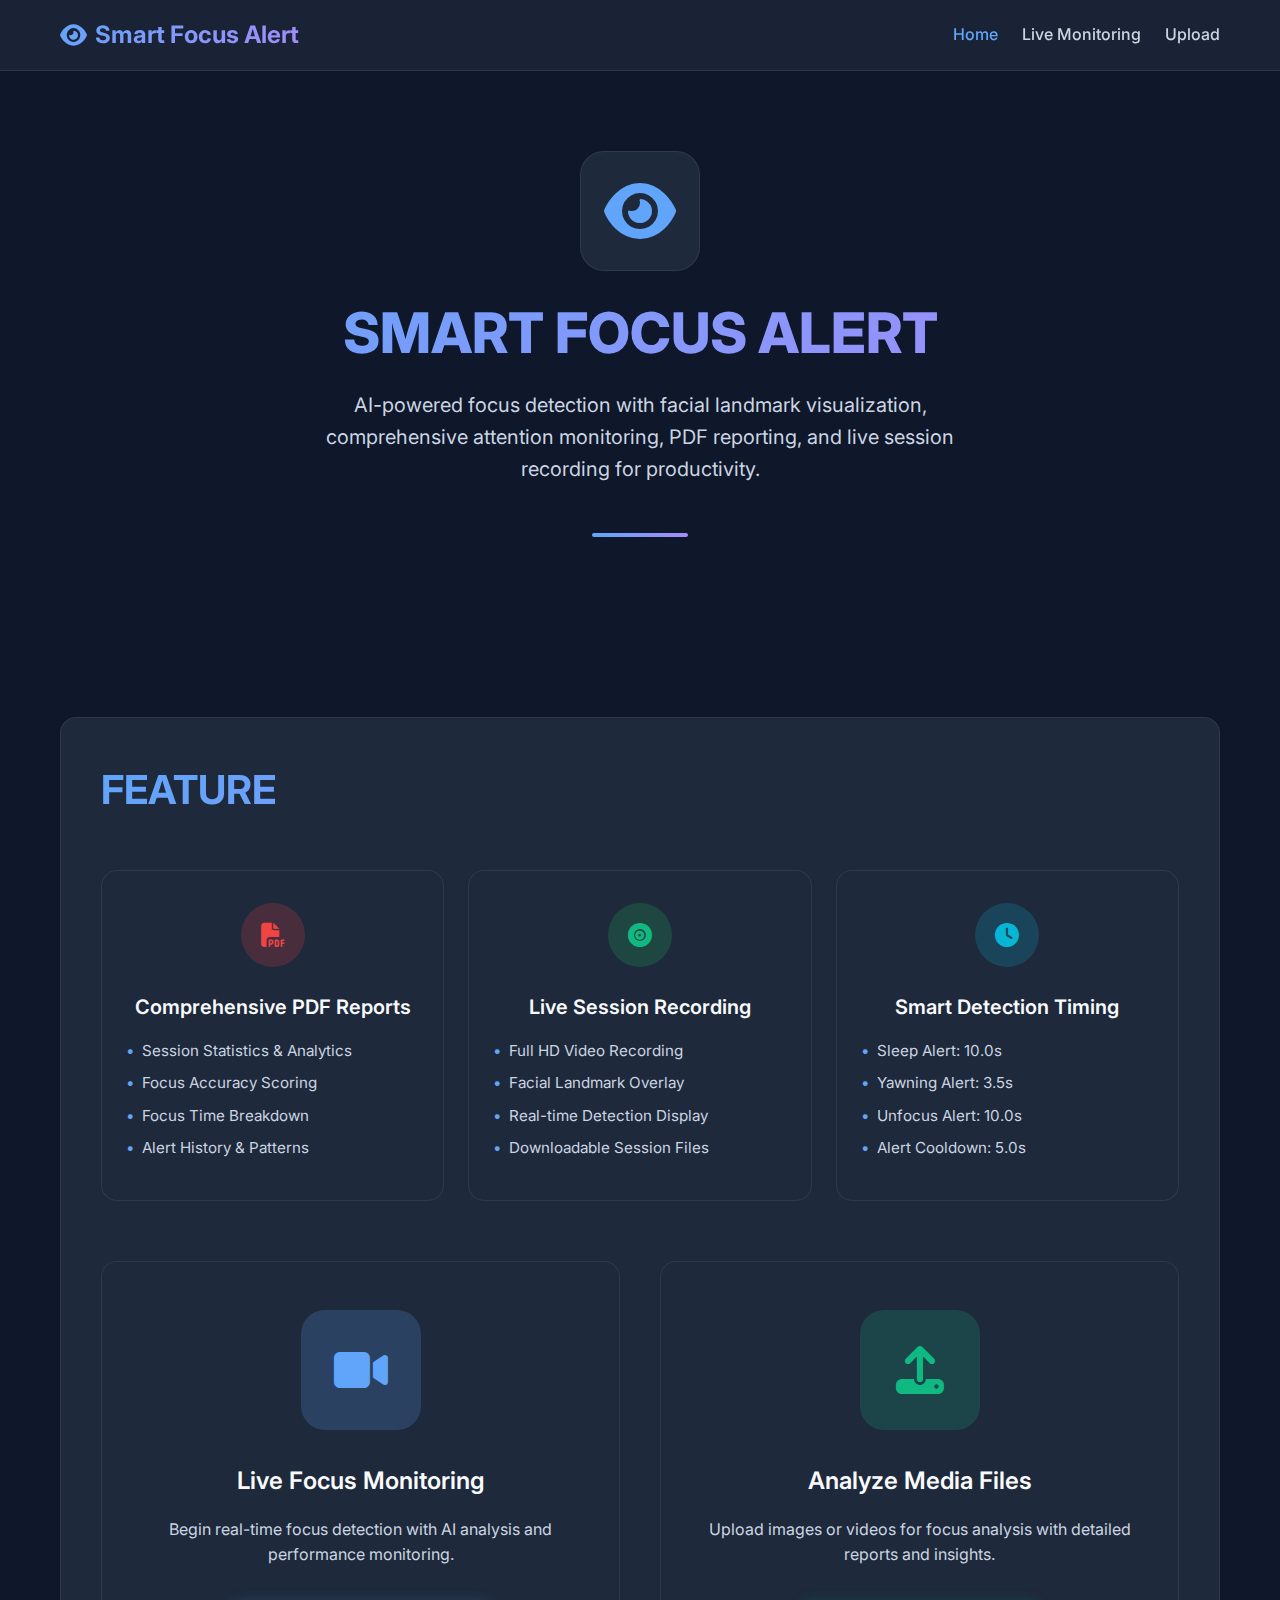
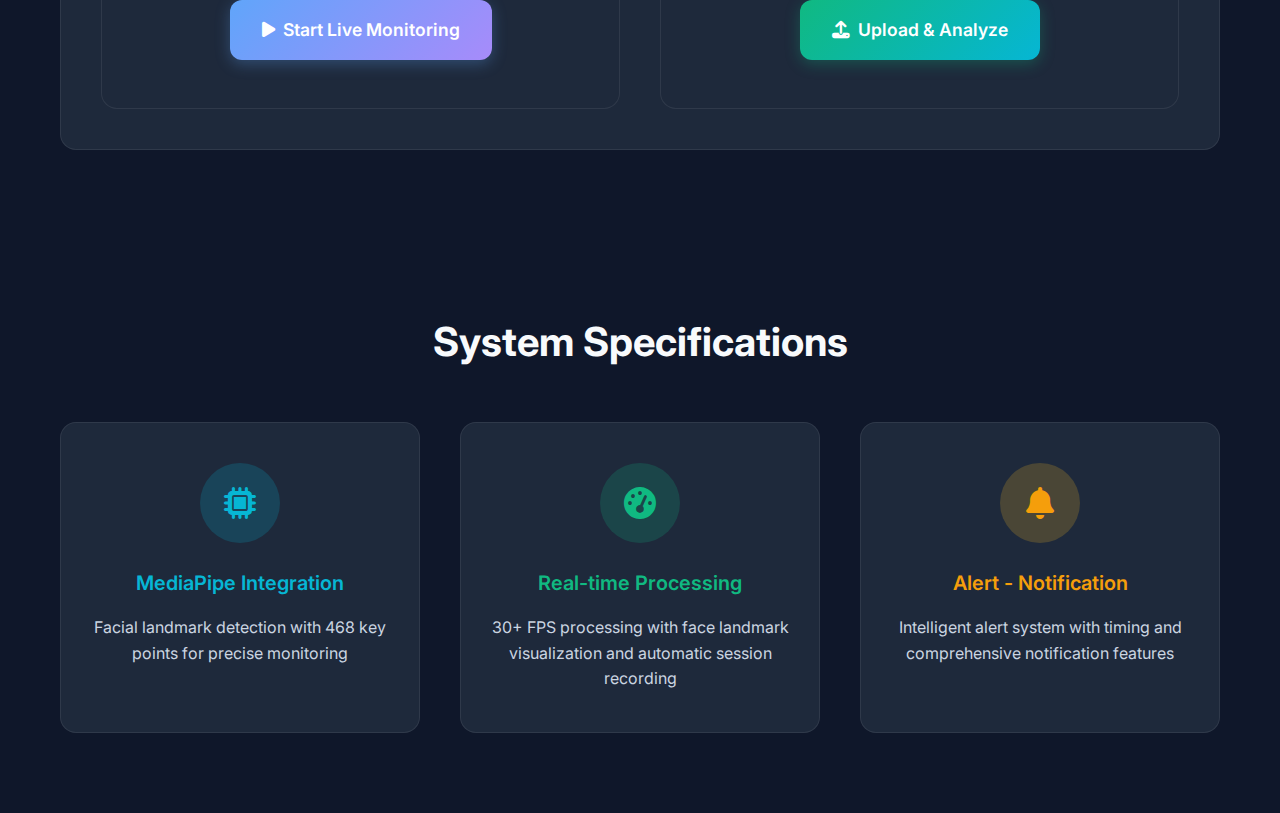
<file: templates/index.html>
<!DOCTYPE html>
<html lang="en">
<head>
    <meta charset="UTF-8">
    <meta name="viewport" content="width=device-width, initial-scale=1.0">
    <title>Smart Focus Alert System - Home</title>
    <link href="https://cdnjs.cloudflare.com/ajax/libs/font-awesome/6.4.0/css/all.min.css" rel="stylesheet">
    <style>
        @import url('https://fonts.googleapis.com/css2?family=Inter:wght@300;400;500;600;700;800&display=swap');

        /* Global CSS Variables */
        :root {
            --primary-blue: #60a5fa;
            --primary-purple: #a78bfa;
            --dark-bg: #0f172a;
            --dark-secondary: #1e293b;
            --card-bg: #1e293b;
            --glass-bg: rgba(30, 41, 59, 0.7);
            --glass-border: rgba(255, 255, 255, 0.08);
            --text-primary: #f8fafc;
            --text-secondary: #cbd5e1;
            --text-muted: #94a3b8;
            --success: #10b981;
            --warning: #f59e0b;
            --danger: #ef4444;
            --info: #06b6d4;
            --sidebar-bg: #334155;
        }

        /* Reset and Base Styles */
        * {
            margin: 0;
            padding: 0;
            box-sizing: border-box;
        }

        body {
            background: var(--dark-bg);
            min-height: 100vh;
            font-family: 'Inter', sans-serif;
            color: var(--text-primary);
            line-height: 1.6;
        }

        /* Utility Classes */
        .flex { display: flex; }
        .justify-between { justify-content: space-between; }
        .justify-center { justify-content: center; }
        .items-center { align-items: center; }
        .text-center { text-align: center; }

        .text-gradient {
            background: linear-gradient(135deg, var(--primary-blue), var(--primary-purple));
            -webkit-background-clip: text;
            background-clip: text;
            -webkit-text-fill-color: transparent;
        }

        /* Container Component */
        .container {
            max-width: 1200px;
            margin: 0 auto;
            padding: 0 20px;
        }

        /* Navbar Component */
        .navbar {
            background: var(--glass-bg);
            backdrop-filter: blur(10px);
            border-bottom: 1px solid var(--glass-border);
            padding: 16px 0;
            position: sticky;
            top: 0;
            z-index: 100;
        }

        .nav-brand {
            font-size: 1.5rem;
            font-weight: 700;
            text-decoration: none;
            color: var(--text-primary);
            display: flex;
            align-items: center;
            gap: 8px;
        }

        .nav-brand i {
            color: var(--primary-blue);
        }

        .nav-links {
            display: flex;
            gap: 24px;
            align-items: center;
        }

        .nav-link {
            color: var(--text-secondary);
            text-decoration: none;
            font-weight: 500;
            transition: color 0.3s ease;
        }

        .nav-link:hover, .nav-link.active {
            color: var(--primary-blue);
        }

        /* Card Component */
        .card {
            background: var(--card-bg);
            border: 1px solid var(--glass-border);
            border-radius: 16px;
            transition: all 0.3s ease;
        }

        .card:hover {
            border-color: rgba(96, 165, 250, 0.2);
            transform: translateY(-2px);
            box-shadow: 0 10px 30px rgba(0, 0, 0, 0.3);
        }

        .card-padding {
            padding: 24px;
        }

        /* Button Component */
        .btn {
            display: inline-flex;
            align-items: center;
            justify-content: center;
            padding: 16px 32px;
            border-radius: 12px;
            font-weight: 600;
            text-decoration: none;
            transition: all 0.3s ease;
            border: none;
            cursor: pointer;
            font-size: 1.1rem;
            gap: 8px;
        }

        .btn-primary {
            background: linear-gradient(135deg, var(--primary-blue), var(--primary-purple));
            color: white;
            box-shadow: 0 4px 15px rgba(96, 165, 250, 0.3);
        }

        .btn-secondary {
            background: linear-gradient(135deg, var(--success), var(--info));
            color: white;
            box-shadow: 0 4px 15px rgba(16, 185, 129, 0.3);
        }

        .btn:hover {
            transform: translateY(-2px);
            box-shadow: 0 8px 25px rgba(96, 165, 250, 0.4);
        }

        /* Page Specific Styles */
        .hero {
            text-align: center;
            padding: 80px 0;
        }

        .hero-icon {
            width: 120px;
            height: 120px;
            margin: 0 auto 32px;
            background: var(--card-bg);
            border-radius: 24px;
            display: flex;
            align-items: center;
            justify-content: center;
            border: 1px solid var(--glass-border);
        }

        .hero-icon i {
            font-size: 4rem;
            color: var(--primary-blue);
        }

        .hero-title {
            font-size: 3.5rem;
            font-weight: 800;
            margin-bottom: 24px;
            line-height: 1.1;
        }

        .hero-subtitle {
            font-size: 1.25rem;
            color: var(--text-secondary);
            max-width: 700px;
            margin: 0 auto 48px;
            line-height: 1.6;
        }

        .hero-divider {
            width: 96px;
            height: 4px;
            background: linear-gradient(to right, var(--primary-blue), var(--primary-purple));
            margin: 0 auto;
            border-radius: 2px;
        }

        .features {
            padding-top: 100px;
        }

        .section-title {
            font-size: 2.5rem;
            font-weight: 700;
            margin-bottom: 48px;
            text-align: left;
        }

        .section-title.text-center {
            text-align: center;
        }

        .main-content-container {
            background: var(--card-bg);
            border: 1px solid var(--glass-border);
            border-radius: 16px;
            padding: 40px;
            margin-bottom: 80px;
        }

        .features-grid {
            display: grid;
            grid-template-columns: repeat(3, 1fr);
            gap: 24px;
            margin-bottom: 60px;
        }

        .feature-card {
            padding: 32px 24px;
            text-align: center;
        }

        .feature-icon {
            width: 64px;
            height: 64px;
            margin: 0 auto 24px;
            border-radius: 50%;
            display: flex;
            align-items: center;
            justify-content: center;
            font-size: 1.5rem;
            flex-shrink: 0;
        }

        .feature-icon.pdf {
            background: rgba(239, 68, 68, 0.2);
            color: var(--danger);
        }

        .feature-icon.record {
            background: rgba(34, 197, 94, 0.2);
            color: var(--success);
        }

        .feature-icon.timing {
            background: rgba(6, 182, 212, 0.2);
            color: var(--info);
        }

        .feature-title {
            font-size: 1.25rem;
            font-weight: 600;
            margin-bottom: 16px;
            color: var(--text-primary);
        }

        .feature-list {
            list-style: none;
            text-align: left;
        }

        .feature-list li {
            color: var(--text-secondary);
            margin-bottom: 8px;
            font-size: 0.95rem;
        }

        .feature-list li:before {
            content: "•";
            color: var(--primary-blue);
            margin-right: 8px;
        }

        .actions {
            display: grid;
            grid-template-columns: repeat(2, 1fr);
            gap: 40px;
        }

        .action-card {
            padding: 48px 32px;
            text-align: center;
        }

        .action-icon {
            width: 120px;
            height: 120px;
            margin: 0 auto 32px;
            border-radius: 24px;
            display: flex;
            align-items: center;
            justify-content: center;
            font-size: 3rem;
        }

        .action-icon.monitor {
            background: rgba(96, 165, 250, 0.2);
            color: var(--primary-blue);
        }

        .action-icon.upload {
            background: rgba(16, 185, 129, 0.2);
            color: var(--success);
        }

        .action-title {
            font-size: 1.5rem;
            font-weight: 600;
            margin-bottom: 16px;
            color: var(--text-primary);
        }

        .action-description {
            color: var(--text-secondary);
            margin-bottom: 32px;
            line-height: 1.6;
        }

        .specs {
            padding: 80px 0;
        }

        .specs-grid {
            display: grid;
            grid-template-columns: repeat(3, 1fr);
            gap: 40px;
        }

        .spec-card {
            padding: 40px 24px;
            text-align: center;
        }

        .spec-icon {
            width: 80px;
            height: 80px;
            margin: 0 auto 24px;
            border-radius: 50%;
            display: flex;
            align-items: center;
            justify-content: center;
            font-size: 2rem;
        }

        .spec-icon.mediapipe {
            background: rgba(6, 182, 212, 0.2);
            color: var(--info);
        }

        .spec-icon.realtime {
            background: rgba(16, 185, 129, 0.2);
            color: var(--success);
        }

        .spec-icon.alert {
            background: rgba(251, 191, 36, 0.2);
            color: var(--warning);
        }

        .spec-title {
            font-size: 1.25rem;
            font-weight: 600;
            margin-bottom: 16px;
        }

        .spec-description {
            color: var(--text-secondary);
            line-height: 1.6;
        }

        /* Animations */
        @keyframes fadeInUp {
            from {
                opacity: 0;
                transform: translateY(30px);
            }
            to {
                opacity: 1;
                transform: translateY(0);
            }
        }

        .fade-in-up {
            animation: fadeInUp 0.6s ease-out;
        }

        .stagger-1 { animation-delay: 0.1s; }
        .stagger-2 { animation-delay: 0.2s; }
        .stagger-3 { animation-delay: 0.3s; }

        /* Responsive Design */
        @media (max-width: 1024px) {
            .features-grid {
                grid-template-columns: 1fr;
            }
            
            .actions {
                grid-template-columns: 1fr;
            }
            
            .specs-grid {
                grid-template-columns: 1fr;
            }
            
            .main-content-container {
                padding: 24px;
            }
        }

        @media (max-width: 768px) {
            .hero-title {
                font-size: 2.5rem;
            }
            
            .hero-subtitle {
                font-size: 1.1rem;
            }
            
            .nav-links {
                flex-direction: column;
                gap: 16px;
            }
            
            .container {
                padding: 0 16px;
            }
            
            .main-content-container {
                padding: 20px;
            }
        }
    </style>
</head>
<body>
    <!-- Navbar Component -->
    <nav class="navbar">
        <div class="container">
            <div class="flex justify-between items-center">
                <a href="/" class="nav-brand text-gradient">
                    <i class="fas fa-eye"></i>
                    Smart Focus Alert
                </a>
                <div class="nav-links">
                    <a href="/" class="nav-link active">Home</a>
                    <a href="/webcam" class="nav-link">Live Monitoring</a>
                    <a href="/upload" class="nav-link">Upload</a>
                </div>
            </div>
        </div>
    </nav>

    <div class="container">
        <!-- Hero Section -->
        <section class="hero fade-in-up">
            <div class="hero-icon">
                <i class="fas fa-eye"></i>
            </div>
            <h1 class="hero-title text-gradient">
                SMART FOCUS ALERT
            </h1>
            <p class="hero-subtitle">
                AI-powered focus detection with facial landmark visualization, comprehensive 
                attention monitoring, PDF reporting, and live session recording for productivity.
            </p>
            <div class="hero-divider"></div>
        </section>

        <!-- Main Content Section -->
        <section class="features">
            <div class="main-content-container">
                <h2 class="section-title text-gradient">FEATURE</h2>
                
                <div class="features-grid">
                    <div class="card feature-card fade-in-up stagger-1">
                        <div class="feature-icon pdf">
                            <i class="fas fa-file-pdf"></i>
                        </div>
                        <h3 class="feature-title">Comprehensive PDF Reports</h3>
                        <ul class="feature-list">
                            <li>Session Statistics & Analytics</li>
                            <li>Focus Accuracy Scoring</li>
                            <li>Focus Time Breakdown</li>
                            <li>Alert History & Patterns</li>
                        </ul>
                    </div>

                    <div class="card feature-card fade-in-up stagger-2">
                        <div class="feature-icon record">
                            <i class="fas fa-record-vinyl"></i>
                        </div>
                        <h3 class="feature-title">Live Session Recording</h3>
                        <ul class="feature-list">
                            <li>Full HD Video Recording</li>
                            <li>Facial Landmark Overlay</li>
                            <li>Real-time Detection Display</li>
                            <li>Downloadable Session Files</li>
                        </ul>
                    </div>

                    <div class="card feature-card fade-in-up stagger-3">
                        <div class="feature-icon timing">
                            <i class="fas fa-clock"></i>
                        </div>
                        <h3 class="feature-title">Smart Detection Timing</h3>
                        <ul class="feature-list">
                            <li>Sleep Alert: 10.0s</li>
                            <li>Yawning Alert: 3.5s</li>
                            <li>Unfocus Alert: 10.0s</li>
                            <li>Alert Cooldown: 5.0s</li>
                        </ul>
                    </div>
                </div>

                <!-- Main Actions -->
                <div class="actions">
                    <div class="card action-card fade-in-up">
                        <div class="action-icon monitor">
                            <i class="fas fa-video"></i>
                        </div>
                        <h3 class="action-title">Live Focus Monitoring</h3>
                        <p class="action-description">
                            Begin real-time focus detection with AI analysis and performance monitoring.
                        </p>
                        <a href="/webcam" class="btn btn-primary">
                            <i class="fas fa-play"></i>
                            Start Live Monitoring
                        </a>
                    </div>

                    <div class="card action-card fade-in-up">
                        <div class="action-icon upload">
                            <i class="fas fa-upload"></i>
                        </div>
                        <h3 class="action-title">Analyze Media Files</h3>
                        <p class="action-description">
                            Upload images or videos for focus analysis with detailed reports and insights.
                        </p>
                        <a href="/upload" class="btn btn-secondary">
                            <i class="fas fa-upload"></i>
                            Upload & Analyze
                        </a>
                    </div>
                </div>
            </div>
        </section>

        <!-- System Specifications -->
        <section class="specs">
            <h2 class="section-title text-center">System Specifications</h2>
            
            <div class="specs-grid">
                <div class="card spec-card fade-in-up stagger-1">
                    <div class="spec-icon mediapipe">
                        <i class="fas fa-microchip"></i>
                    </div>
                    <h3 class="spec-title" style="color: var(--info);">MediaPipe Integration</h3>
                    <p class="spec-description">
                        Facial landmark detection with 468 key points for precise monitoring
                    </p>
                </div>

                <div class="card spec-card fade-in-up stagger-2">
                    <div class="spec-icon realtime">
                        <i class="fas fa-tachometer-alt"></i>
                    </div>
                    <h3 class="spec-title" style="color: var(--success);">Real-time Processing</h3>
                    <p class="spec-description">
                        30+ FPS processing with face landmark visualization and automatic session recording
                    </p>
                </div>

                <div class="card spec-card fade-in-up stagger-3">
                    <div class="spec-icon alert">
                        <i class="fas fa-bell"></i>
                    </div>
                    <h3 class="spec-title" style="color: var(--warning);">Alert - Notification</h3>
                    <p class="spec-description">
                        Intelligent alert system with timing and comprehensive notification features
                    </p>
                </div>
            </div>
        </section>
    </div>

    <script>
        // Smooth page load animation
        document.body.style.opacity = "0";
        document.body.style.transition = "opacity 0.6s ease";
        
        window.addEventListener('load', function() {
            document.body.style.opacity = "1";
        });

        // Navigation with smooth transitions
        document.querySelectorAll('.nav-link').forEach(link => {
            link.addEventListener('click', function(e) {
                if (this.getAttribute('href').startsWith('/')) {
                    e.preventDefault();
                    document.body.style.opacity = "0";
                    setTimeout(() => {
                        window.location.href = this.getAttribute('href');
                    }, 300);
                }
            });
        });

        // Interactive animations
        document.addEventListener('DOMContentLoaded', function() {
            // Card hover effects
            const cards = document.querySelectorAll('.card');
            cards.forEach(card => {
                card.addEventListener('mouseenter', function() {
                    this.style.transform = 'translateY(-5px) scale(1.02)';
                });
                
                card.addEventListener('mouseleave', function() {
                    this.style.transform = 'translateY(0) scale(1)';
                });
            });

            // Button hover effects
            const buttons = document.querySelectorAll('.btn');
            buttons.forEach(button => {
                button.addEventListener('mouseenter', function() {
                    this.style.transform = 'translateY(-3px) scale(1.05)';
                });
                
                button.addEventListener('mouseleave', function() {
                    this.style.transform = 'translateY(0) scale(1)';
                });
            });
        });
    </script>
</body>
</html>
</file>
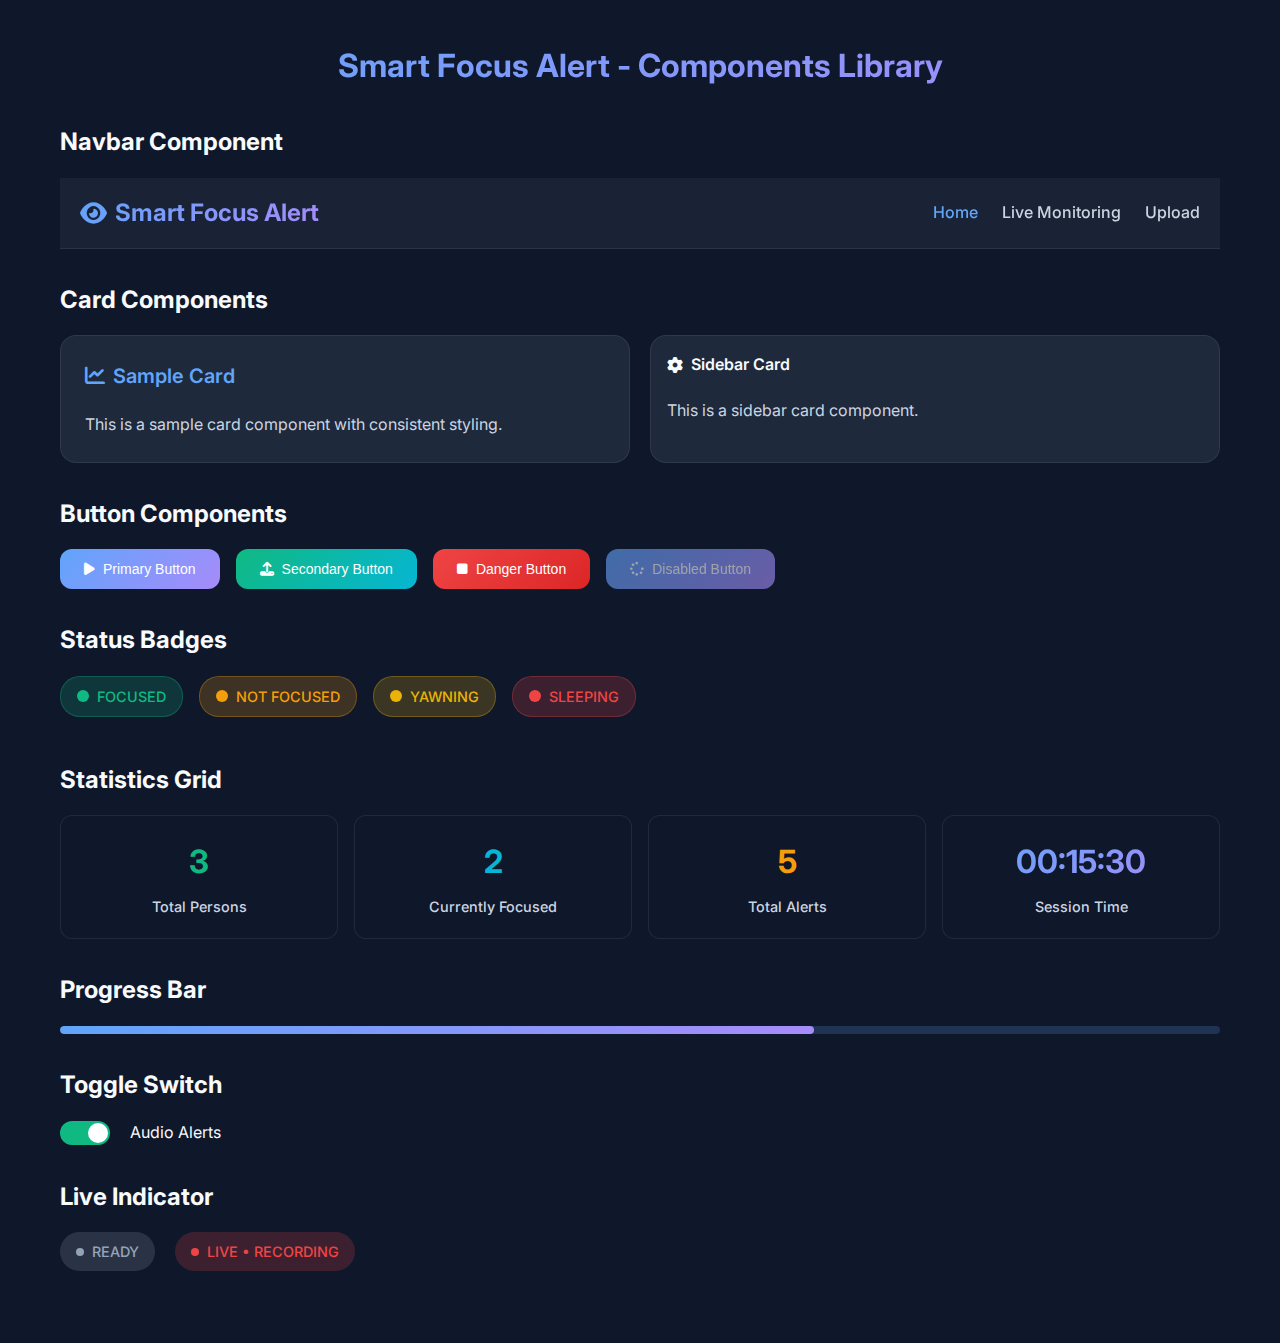
<file: templates/componen_library.html>
<!DOCTYPE html>
<html lang="en">
<head>
    <meta charset="UTF-8">
    <meta name="viewport" content="width=device-width, initial-scale=1.0">
    <title>Components Library - Smart Focus Alert</title>
    <link href="https://cdnjs.cloudflare.com/ajax/libs/font-awesome/6.4.0/css/all.min.css" rel="stylesheet">
    <style>
        @import url('https://fonts.googleapis.com/css2?family=Inter:wght@300;400;500;600;700;800&display=swap');

        /* Global CSS Variables */
        :root {
            --primary-blue: #60a5fa;
            --primary-purple: #a78bfa;
            --dark-bg: #0f172a;
            --dark-secondary: #1e293b;
            --card-bg: #1e293b;
            --glass-bg: rgba(30, 41, 59, 0.7);
            --glass-border: rgba(255, 255, 255, 0.08);
            --text-primary: #f8fafc;
            --text-secondary: #cbd5e1;
            --text-muted: #94a3b8;
            --success: #10b981;
            --warning: #f59e0b;
            --danger: #ef4444;
            --info: #06b6d4;
            --sidebar-bg: #334155;
        }

        /* Reset and Base Styles */
        * {
            margin: 0;
            padding: 0;
            box-sizing: border-box;
        }

        body {
            background: var(--dark-bg);
            min-height: 100vh;
            font-family: 'Inter', sans-serif;
            color: var(--text-primary);
            line-height: 1.6;
        }

        /* Utility Classes */
        .flex { display: flex; }
        .justify-between { justify-content: space-between; }
        .justify-center { justify-content: center; }
        .items-center { align-items: center; }
        .text-center { text-align: center; }
        .mb-4 { margin-bottom: 16px; }
        .mb-6 { margin-bottom: 24px; }
        .mb-8 { margin-bottom: 32px; }

        .text-gradient {
            background: linear-gradient(135deg, var(--primary-blue), var(--primary-purple));
            -webkit-background-clip: text;
            background-clip: text;
            -webkit-text-fill-color: transparent;
        }

        /* Container Component */
        .container {
            max-width: 1200px;
            margin: 0 auto;
            padding: 0 20px;
        }

        /* Navbar Component */
        .navbar {
            background: var(--glass-bg);
            backdrop-filter: blur(10px);
            border-bottom: 1px solid var(--glass-border);
            padding: 16px 0;
            position: sticky;
            top: 0;
            z-index: 100;
        }

        .nav-brand {
            font-size: 1.5rem;
            font-weight: 700;
            text-decoration: none;
            color: var(--text-primary);
            display: flex;
            align-items: center;
            gap: 8px;
        }

        .nav-brand i {
            color: var(--primary-blue);
        }

        .nav-links {
            display: flex;
            gap: 24px;
            align-items: center;
        }

        .nav-link {
            color: var(--text-secondary);
            text-decoration: none;
            font-weight: 500;
            transition: color 0.3s ease;
        }

        .nav-link:hover, .nav-link.active {
            color: var(--primary-blue);
        }

        /* Card Component */
        .card {
            background: var(--card-bg);
            border: 1px solid var(--glass-border);
            border-radius: 16px;
            transition: all 0.3s ease;
        }

        .card:hover {
            border-color: rgba(96, 165, 250, 0.2);
            transform: translateY(-2px);
            box-shadow: 0 10px 30px rgba(0, 0, 0, 0.3);
        }

        .card-padding {
            padding: 24px;
        }

        .card-header {
            display: flex;
            justify-content: space-between;
            align-items: center;
            margin-bottom: 20px;
        }

        .card-title {
            font-size: 1.25rem;
            font-weight: 600;
            color: var(--primary-blue);
            display: flex;
            align-items: center;
            gap: 8px;
        }

        /* Button Component */
        .btn {
            display: inline-flex;
            align-items: center;
            justify-content: center;
            padding: 12px 24px;
            border-radius: 12px;
            font-weight: 500;
            text-decoration: none;
            transition: all 0.3s ease;
            border: none;
            cursor: pointer;
            font-size: 14px;
            gap: 8px;
        }

        .btn-primary {
            background: linear-gradient(135deg, var(--primary-blue), var(--primary-purple));
            color: white;
        }

        .btn-secondary {
            background: linear-gradient(135deg, var(--success), var(--info));
            color: white;
        }

        .btn-danger {
            background: linear-gradient(135deg, var(--danger), #dc2626);
            color: white;
        }

        .btn:hover:not(:disabled) {
            transform: translateY(-2px);
            box-shadow: 0 8px 25px rgba(96, 165, 250, 0.4);
        }

        .btn:disabled {
            opacity: 0.6;
            cursor: not-allowed;
            transform: none;
        }

        /* Sidebar Card Component */
        .sidebar-card {
            background: var(--card-bg);
            border-radius: 16px;
            padding: 16px;
            border: 1px solid var(--glass-border);
        }

        .sidebar-header {
            display: flex;
            align-items: center;
            gap: 8px;
            margin-bottom: 20px;
            font-weight: 600;
            color: var(--text-primary);
        }

        /* Status Components */
        .status-badge {
            display: inline-flex;
            align-items: center;
            padding: 8px 16px;
            border-radius: 20px;
            font-size: 0.9rem;
            font-weight: 500;
            margin-bottom: 12px;
        }

        .status-badge.focused {
            background: rgba(16, 185, 129, 0.2);
            color: var(--success);
            border: 1px solid rgba(16, 185, 129, 0.3);
        }

        .status-badge.unfocused {
            background: rgba(245, 158, 11, 0.2);
            color: var(--warning);
            border: 1px solid rgba(245, 158, 11, 0.3);
        }

        .status-badge.yawning {
            background: rgba(234, 179, 8, 0.2);
            color: #eab308;
            border: 1px solid rgba(234, 179, 8, 0.3);
        }

        .status-badge.sleeping {
            background: rgba(239, 68, 68, 0.2);
            color: var(--danger);
            border: 1px solid rgba(239, 68, 68, 0.3);
        }

        .status-indicator {
            display: inline-block;
            width: 12px;
            height: 12px;
            border-radius: 50%;
            margin-right: 8px;
        }

        .status-indicator.status-focused { background-color: var(--success); }
        .status-indicator.status-unfocused { background-color: var(--warning); }
        .status-indicator.status-yawning { background-color: #eab308; }
        .status-indicator.status-sleeping { background-color: var(--danger); }

        /* File Drop Zone Component */
        .file-drop-zone {
            border: 3px dashed var(--glass-border);
            border-radius: 16px;
            padding: 60px 40px;
            text-align: center;
            transition: all 0.3s ease;
            cursor: pointer;
            background: rgba(15, 23, 42, 0.3);
            display: flex;
            flex-direction: column;
            align-items: center;
            justify-content: center;
        }

        .file-drop-zone:hover,
        .file-drop-zone.dragover {
            border-color: var(--primary-blue);
            background: rgba(96, 165, 250, 0.1);
            transform: translateY(-2px);
        }

        .upload-icon {
            font-size: 4.5rem;
            color: var(--primary-blue);
            margin-bottom: 24px;
            transition: all 0.3s ease;
        }

        .file-drop-zone:hover .upload-icon {
            transform: scale(1.1);
        }

        /* Format Badge Component */
        .format-badge {
            background: rgba(96, 165, 250, 0.2);
            color: var(--primary-blue);
            padding: 8px 16px;
            border-radius: 8px;
            font-size: 0.85rem;
            font-weight: 500;
        }

        /* Notification Component */
        .notification {
            position: fixed;
            top: 20px;
            right: 20px;
            background: var(--glass-bg);
            border: 1px solid var(--glass-border);
            border-radius: 8px;
            padding: 16px;
            color: var(--text-primary);
            z-index: 1000;
            max-width: 300px;
            backdrop-filter: blur(10px);
            animation: slideInRight 0.3s ease-out;
        }

        .notification-success { border-left: 4px solid var(--success); }
        .notification-warning { border-left: 4px solid var(--warning); }
        .notification-error { border-left: 4px solid var(--danger); }
        .notification-info { border-left: 4px solid var(--info); }

        /* Progress Bar Component */
        .progress-bar {
            width: 100%;
            height: 8px;
            background: rgba(96, 165, 250, 0.2);
            border-radius: 4px;
            overflow: hidden;
        }

        .progress-fill {
            height: 100%;
            background: linear-gradient(90deg, var(--primary-blue), var(--primary-purple));
            width: 0%;
            transition: width 0.3s ease;
            border-radius: 4px;
        }

        /* Toggle Switch Component */
        .toggle-switch {
            position: relative;
            width: 50px;
            height: 24px;
            background: var(--success);
            border-radius: 12px;
            cursor: pointer;
            transition: background 0.3s ease;
        }

        .toggle-switch::before {
            content: '';
            position: absolute;
            top: 2px;
            right: 2px;
            width: 20px;
            height: 20px;
            background: white;
            border-radius: 50%;
            transition: transform 0.3s ease;
        }

        .toggle-switch.off {
            background: var(--text-muted);
        }

        .toggle-switch.off::before {
            transform: translateX(-26px);
        }

        /* Statistics Grid Component */
        .stats-grid {
            display: grid;
            grid-template-columns: repeat(4, 1fr);
            gap: 16px;
        }

        .stat-card {
            background: var(--dark-bg);
            border: 1px solid var(--glass-border);
            border-radius: 12px;
            padding: 20px;
            text-align: center;
        }

        .stat-value {
            font-size: 2rem;
            font-weight: 700;
            margin-bottom: 8px;
        }

        .stat-label {
            color: var(--text-secondary);
            font-size: 0.9rem;
            font-weight: 500;
        }

        /* Live Indicator Component */
        .live-indicator {
            display: flex;
            align-items: center;
            background: rgba(148, 163, 184, 0.2);
            color: var(--text-muted);
            padding: 8px 16px;
            border-radius: 20px;
            font-weight: 500;
            font-size: 0.9rem;
        }

        .live-indicator.active {
            background: rgba(239, 68, 68, 0.2);
            color: var(--danger);
        }

        .live-dot {
            width: 8px;
            height: 8px;
            background: var(--text-muted);
            border-radius: 50%;
            margin-right: 8px;
        }

        .live-dot.active {
            background: var(--danger);
            animation: pulse 1.5s infinite;
        }

        /* Animations */
        @keyframes pulse {
            0%, 100% { opacity: 1; }
            50% { opacity: 0.7; }
        }

        @keyframes slideInRight {
            from {
                transform: translateX(100%);
                opacity: 0;
            }
            to {
                transform: translateX(0);
                opacity: 1;
            }
        }

        @keyframes fadeIn {
            from { opacity: 0; transform: translateY(20px); }
            to { opacity: 1; transform: translateY(0); }
        }

        .fade-in { animation: fadeIn 0.6s ease-out; }

        /* Responsive Design */
        @media (max-width: 1200px) {
            .stats-grid {
                grid-template-columns: repeat(2, 1fr);
            }
        }

        @media (max-width: 768px) {
            .nav-links {
                flex-direction: column;
                gap: 12px;
            }
            
            .container {
                padding: 0 16px;
            }
            
            .stats-grid {
                grid-template-columns: repeat(2, 1fr);
                gap: 12px;
            }
        }
    </style>
</head>
<body>
    <!-- Component Library Demo -->
    <div class="container" style="padding: 40px 20px;">
        <h1 class="text-gradient text-center mb-8">Smart Focus Alert - Components Library</h1>
        
        <!-- Navbar Component Demo -->
        <section class="mb-8">
            <h2 class="mb-4">Navbar Component</h2>
            <nav class="navbar">
                <div class="container">
                    <div class="flex justify-between items-center">
                        <a href="/" class="nav-brand text-gradient">
                            <i class="fas fa-eye"></i>
                            Smart Focus Alert
                        </a>
                        <div class="nav-links">
                            <a href="/" class="nav-link active">Home</a>
                            <a href="/webcam" class="nav-link">Live Monitoring</a>
                            <a href="/upload" class="nav-link">Upload</a>
                        </div>
                    </div>
                </div>
            </nav>
        </section>

        <!-- Card Component Demo -->
        <section class="mb-8">
            <h2 class="mb-4">Card Components</h2>
            <div style="display: grid; grid-template-columns: repeat(auto-fit, minmax(300px, 1fr)); gap: 20px;">
                <div class="card card-padding">
                    <div class="card-header">
                        <h3 class="card-title">
                            <i class="fas fa-chart-line"></i>
                            Sample Card
                        </h3>
                    </div>
                    <p style="color: var(--text-secondary);">This is a sample card component with consistent styling.</p>
                </div>
                
                <div class="sidebar-card">
                    <div class="sidebar-header">
                        <i class="fas fa-cog"></i>
                        Sidebar Card
                    </div>
                    <p style="color: var(--text-secondary);">This is a sidebar card component.</p>
                </div>
            </div>
        </section>

        <!-- Button Component Demo -->
        <section class="mb-8">
            <h2 class="mb-4">Button Components</h2>
            <div style="display: flex; gap: 16px; flex-wrap: wrap;">
                <button class="btn btn-primary">
                    <i class="fas fa-play"></i>
                    Primary Button
                </button>
                <button class="btn btn-secondary">
                    <i class="fas fa-upload"></i>
                    Secondary Button
                </button>
                <button class="btn btn-danger">
                    <i class="fas fa-stop"></i>
                    Danger Button
                </button>
                <button class="btn btn-primary" disabled>
                    <i class="fas fa-spinner fa-spin"></i>
                    Disabled Button
                </button>
            </div>
        </section>

        <!-- Status Badge Demo -->
        <section class="mb-8">
            <h2 class="mb-4">Status Badges</h2>
            <div style="display: flex; gap: 16px; flex-wrap: wrap;">
                <div class="status-badge focused">
                    <span class="status-indicator status-focused"></span>
                    FOCUSED
                </div>
                <div class="status-badge unfocused">
                    <span class="status-indicator status-unfocused"></span>
                    NOT FOCUSED
                </div>
                <div class="status-badge yawning">
                    <span class="status-indicator status-yawning"></span>
                    YAWNING
                </div>
                <div class="status-badge sleeping">
                    <span class="status-indicator status-sleeping"></span>
                    SLEEPING
                </div>
            </div>
        </section>

        <!-- Stats Grid Demo -->
        <section class="mb-8">
            <h2 class="mb-4">Statistics Grid</h2>
            <div class="stats-grid">
                <div class="stat-card">
                    <div class="stat-value" style="color: var(--success);">3</div>
                    <div class="stat-label">Total Persons</div>
                </div>
                <div class="stat-card">
                    <div class="stat-value" style="color: var(--info);">2</div>
                    <div class="stat-label">Currently Focused</div>
                </div>
                <div class="stat-card">
                    <div class="stat-value" style="color: var(--warning);">5</div>
                    <div class="stat-label">Total Alerts</div>
                </div>
                <div class="stat-card">
                    <div class="stat-value text-gradient">00:15:30</div>
                    <div class="stat-label">Session Time</div>
                </div>
            </div>
        </section>

        <!-- Progress Bar Demo -->
        <section class="mb-8">
            <h2 class="mb-4">Progress Bar</h2>
            <div class="progress-bar">
                <div class="progress-fill" style="width: 65%;"></div>
            </div>
        </section>

        <!-- Toggle Switch Demo -->
        <section class="mb-8">
            <h2 class="mb-4">Toggle Switch</h2>
            <div style="display: flex; gap: 20px; align-items: center;">
                <div class="toggle-switch" onclick="this.classList.toggle('off')"></div>
                <span>Audio Alerts</span>
            </div>
        </section>

        <!-- Live Indicator Demo -->
        <section class="mb-8">
            <h2 class="mb-4">Live Indicator</h2>
            <div style="display: flex; gap: 20px;">
                <div class="live-indicator">
                    <div class="live-dot"></div>
                    <span>READY</span>
                </div>
                <div class="live-indicator active">
                    <div class="live-dot active"></div>
                    <span>LIVE • RECORDING</span>
                </div>
            </div>
        </section>
    </div>

    <script>
        // Component interaction demos
        document.addEventListener('DOMContentLoaded', function() {
            // Button hover effects
            document.querySelectorAll('.btn').forEach(button => {
                button.addEventListener('mouseenter', function() {
                    if (!this.disabled) {
                        this.style.transform = 'translateY(-3px) scale(1.05)';
                    }
                });
                
                button.addEventListener('mouseleave', function() {
                    this.style.transform = 'translateY(0) scale(1)';
                });
            });

            // Card hover effects
            document.querySelectorAll('.card').forEach(card => {
                card.addEventListener('mouseenter', function() {
                    this.style.transform = 'translateY(-5px)';
                });
                
                card.addEventListener('mouseleave', function() {
                    this.style.transform = 'translateY(0)';
                });
            });
        });

        // Utility functions for components
        function showNotification(message, type = 'info') {
            const notification = document.createElement('div');
            notification.className = `notification notification-${type}`;
            notification.innerHTML = `
                <div style="display: flex; align-items: center; gap: 8px;">
                    <i class="fas fa-info-circle"></i>
                    <span>${message}</span>
                    <button onclick="this.parentElement.parentElement.remove()" 
                            style="background: none; border: none; color: var(--text-secondary); cursor: pointer; margin-left: auto;">
                        <i class="fas fa-times"></i>
                    </button>
                </div>
            `;
            
            document.body.appendChild(notification);
            
            setTimeout(() => {
                if (notification.parentElement) {
                    notification.remove();
                }
            }, 5000);
        }

        function updateProgress(percentage) {
            const progressFill = document.querySelector('.progress-fill');
            if (progressFill) {
                progressFill.style.width = percentage + '%';
            }
        }
    </script>
</body>
</html>
</file>
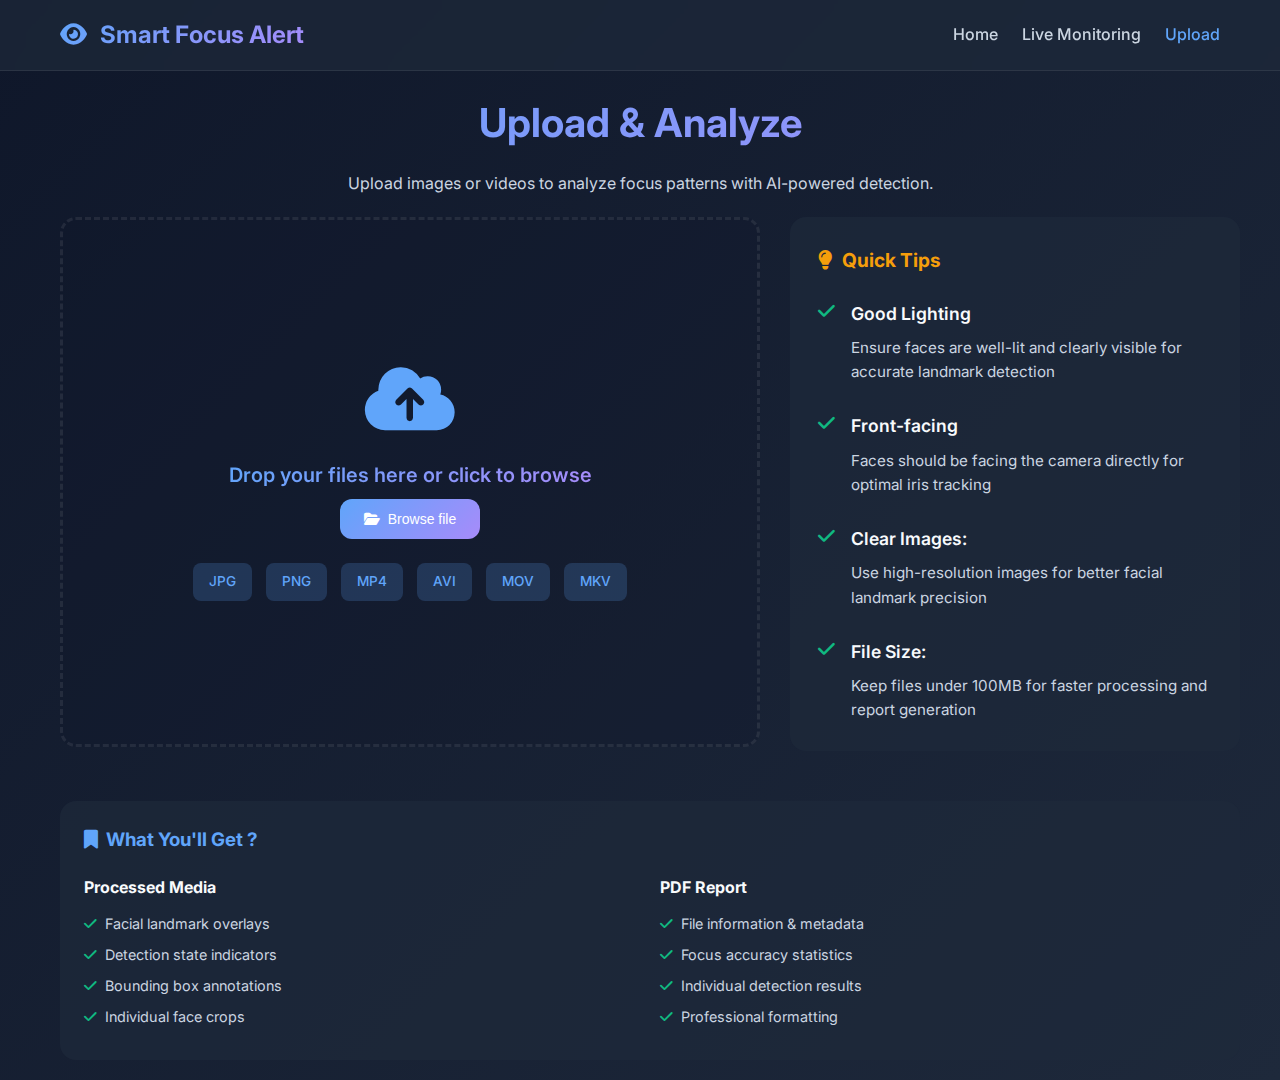
<file: templates/upload.html>
<!DOCTYPE html>
<html lang="en">
<head>
    <meta charset="UTF-8">
    <meta name="viewport" content="width=device-width, initial-scale=1.0">
    <title>Upload & Analyze - Smart Focus Alert</title>
    <link href="https://cdnjs.cloudflare.com/ajax/libs/font-awesome/6.4.0/css/all.min.css" rel="stylesheet">
    <style>
        @import url('https://fonts.googleapis.com/css2?family=Inter:wght@300;400;500;600;700;800&display=swap');

        :root {
            --primary-blue: #60a5fa;
            --primary-purple: #a78bfa;
            --dark-bg: #0f172a;
            --dark-secondary: #1e293b;
            --glass-bg: rgba(30, 41, 59, 0.7);
            --glass-border: rgba(255, 255, 255, 0.08);
            --text-primary: #f8fafc;
            --text-secondary: #cbd5e1;
            --text-muted: #94a3b8;
            --success: #10b981;
            --warning: #f59e0b;
            --danger: #ef4444;
            --info: #06b6d4;
        }

        * {
            margin: 0;
            padding: 0;
            box-sizing: border-box;
        }

        body {
            background: linear-gradient(135deg, var(--dark-bg) 0%, var(--dark-secondary) 100%);
            min-height: 100vh;
            font-family: 'Inter', sans-serif;
            color: var(--text-primary);
            line-height: 1.6;
        }

        .glass-card {
            background: var(--glass-bg);
            backdrop-filter: blur(10px);
            border: 1px solid var(--glass-border);
            border-radius: 16px;
            transition: all 0.3s ease;
        }

        .glass-card:hover {
            border-color: rgba(96, 165, 250, 0.2);
            transform: translateY(-2px);
        }

        .navbar {
            background: var(--glass-bg);
            backdrop-filter: blur(10px);
            border-bottom: 1px solid var(--glass-border);
            padding: 16px 0;
            position: sticky;
            top: 0;
            z-index: 100;
        }

        .container {
            max-width: 1200px;
            margin: 0 auto;
            padding: 0 20px;
        }

        .upload-container {
            max-width: 1200px;
            margin: 0 auto;
            padding: 20px;
        }

        .main-layout {
            display: grid;
            grid-template-columns: 1fr 400px;
            gap: 30px;
            margin-top: 20px;
        }

        .left-column {
            display: flex;
            flex-direction: column;
            gap: 20px;
        }

        .right-column {
            display: flex;
            flex-direction: column;
            gap: 20px;
        }

        .what-you-get {
            background: var(--glass-bg);
            border-radius: 16px;
            padding: 24px;
            margin-top: 20px;
            grid-column: 1;
        }

        .main-content {
            display: grid;
            grid-template-columns: 1fr 450px;
            gap: 30px;
        }

        .flex {
            display: flex;
        }

        .justify-between {
            justify-content: space-between;
        }

        .justify-center {
            justify-content: center;
        }

        .items-center {
            align-items: center;
        }

        .text-center {
            text-align: center;
        }

        .text-gradient {
            background: linear-gradient(135deg, var(--primary-blue), var(--primary-purple));
            -webkit-background-clip: text;
            background-clip: text;
            -webkit-text-fill-color: transparent;
        }

        .nav-brand {
            font-size: 1.5rem;
            font-weight: 700;
            text-decoration: none;
            color: var(--text-primary);
        }

        .nav-links {
            display: flex;
            gap: 24px;
            align-items: center;
        }

        .nav-link {
            color: var(--text-secondary);
            text-decoration: none;
            font-weight: 500;
            transition: color 0.3s ease;
        }

        .nav-link:hover, .nav-link.active {
            color: var(--primary-blue);
        }

        .title-lg {
            font-size: 2.5rem;
            font-weight: 700;
            margin-bottom: 16px;
        }

        .btn {
            display: inline-flex;
            align-items: center;
            justify-content: center;
            padding: 12px 24px;
            border-radius: 12px;
            font-weight: 500;
            text-decoration: none;
            transition: all 0.3s ease;
            border: none;
            cursor: pointer;
            font-size: 14px;
        }

        .btn-primary {
            background: linear-gradient(135deg, var(--primary-blue), var(--primary-purple));
            color: white;
        }

        .btn-secondary {
            background: linear-gradient(135deg, var(--success), var(--info));
            color: white;
        }

        .btn:hover:not(:disabled) {
            transform: translateY(-2px);
            box-shadow: 0 8px 25px rgba(96, 165, 250, 0.4);
        }

        .btn:disabled {
            opacity: 0.6;
            cursor: not-allowed;
            transform: none;
        }

        .file-drop-zone {
            border: 3px dashed var(--glass-border);
            border-radius: 16px;
            padding: 60px 40px;
            text-align: center;
            transition: all 0.3s ease;
            cursor: pointer;
            background: rgba(15, 23, 42, 0.3);
            min-height: 530px;
            min-width: 700px ;
            display: flex;
            flex-direction: column;
            align-items: center;
            justify-content: center;
        }

        .file-drop-zone:hover,
        .file-drop-zone.dragover {
            border-color: var(--primary-blue);
            background: rgba(96, 165, 250, 0.1);
            transform: translateY(-2px);
        }

        .file-drop-zone.dragover {
            background: rgba(96, 165, 250, 0.15);
            box-shadow: 0 0 20px rgba(96, 165, 250, 0.3);
        }

        .upload-icon {
            font-size: 4.5rem;
            color: var(--primary-blue);
            margin-bottom: 24px;
            transition: all 0.3s ease;
        }

        .file-drop-zone:hover .upload-icon {
            transform: scale(1.1);
        }

        .supported-formats {
            display: flex;
            justify-content: center;
            gap: 14px;
            margin-top: 24px;
            flex-wrap: wrap;
        }

        .format-badge {
            background: rgba(96, 165, 250, 0.2);
            color: var(--primary-blue);
            padding: 8px 16px;
            border-radius: 8px;
            font-size: 0.85rem;
            font-weight: 500;
        }

        .upload-progress {
            margin-top: 20px;
            display: none;
        }

        .progress-bar {
            width: 100%;
            height: 8px;
            background: rgba(96, 165, 250, 0.2);
            border-radius: 4px;
            overflow: hidden;
        }

        .progress-fill {
            height: 100%;
            background: linear-gradient(90deg, var(--primary-blue), var(--primary-purple));
            width: 0%;
            transition: width 0.3s ease;
            border-radius: 4px;
        }

        .file-info {
            background: var(--glass-bg);
            border-radius: 12px;
            padding: 20px;
            margin-top: 20px;
            display: none;
        }

        .file-preview-container {
            display: flex;
            align-items: flex-start;
            gap: 16px;
        }

        .file-preview {
            width: 120px;
            height: 120px;
            border-radius: 8px;
            object-fit: cover;
            background: rgba(15, 23, 42, 0.6);
            display: flex;
            align-items: center;
            justify-content: center;
            flex-shrink: 0;
        }

        .file-details {
            flex: 1;
        }

        .file-details p {
            margin-bottom: 8px;
            color: var(--text-secondary);
        }

        .file-details strong {
            color: var(--text-primary);
        }

        .quick-tips {
            background: var(--glass-bg);
            border-radius: 16px;
            padding: 28px;
            height: fit-content;
        }

        .tip-item {
            display: flex;
            align-items: flex-start;
            gap: 16px;
            margin-bottom: 28px;
        }

        .tip-item:last-child {
            margin-bottom: 0;
        }

        .tip-icon {
            color: var(--success);
            margin-top: 2px;
            flex-shrink: 0;
            font-size: 1.2rem;
        }

        .tip-content h4 {
            color: var(--text-primary);
            font-weight: 600;
            margin-bottom: 8px;
            font-size: 1.1rem;
        }

        .tip-content p {
            color: var(--text-secondary);
            font-size: 0.95rem;
            line-height: 1.6;
        }

        .what-you-get {
            background: var(--glass-bg);
            border-radius: 16px;
            padding: 24px;
            margin-top: 20px;
        }

        .what-you-get h3 {
            color: var(--primary-blue);
            margin-bottom: 20px;
            display: flex;
            align-items: center;
            gap: 8px;
        }

        .output-sections {
            display: grid;
            grid-template-columns: 1fr 1fr;
            gap: 20px;
        }

        .output-section h4 {
            color: var(--text-primary);
            margin-bottom: 12px;
        }

        .output-list {
            list-style: none;
            padding: 0;
        }

        .output-list li {
            display: flex;
            align-items: center;
            gap: 8px;
            margin-bottom: 8px;
            color: var(--text-secondary);
            font-size: 0.9rem;
        }

        .output-list li i {
            color: var(--success);
        }

        .message {
            padding: 16px;
            border-radius: 8px;
            margin-top: 20px;
            display: none;
            align-items: center;
            gap: 12px;
        }

        .message-error {
            background: rgba(239, 68, 68, 0.1);
            border: 1px solid rgba(239, 68, 68, 0.3);
            color: var(--danger);
        }

        .message-success {
            background: rgba(16, 185, 129, 0.1);
            border: 1px solid rgba(16, 185, 129, 0.3);
            color: var(--success);
        }

        @keyframes fadeIn {
            from { opacity: 0; transform: translateY(20px); }
            to { opacity: 1; transform: translateY(0); }
        }

        @keyframes slideIn {
            from { opacity: 0; transform: translateX(-20px); }
            to { opacity: 1; transform: translateX(0); }
        }

        .fade-in { animation: fadeIn 0.6s ease-out; }
        .slide-in { animation: slideIn 0.6s ease-out; }

        @media (max-width: 768px) {
            .main-layout {
                display: flex;
                flex-direction: column;
                gap: 20px;
            }
            
            .main-content {
                grid-template-columns: 1fr;
            }
            
            .output-sections {
                grid-template-columns: 1fr;
            }
            
            .nav-links { 
                flex-direction: column; 
                gap: 12px; 
            }
            
            .title-lg { 
                font-size: 2rem; 
            }
            
            .upload-container { 
                padding: 16px; 
            }
            
            .file-drop-zone { 
                padding: 40px 20px;
                min-height: 300px;
            }
            
            .file-preview-container {
                flex-direction: column;
                align-items: center;
                text-align: center;
            }
        }
    </style>
</head>
<body>
    <!-- Navigation -->
    <nav class="navbar">
        <div class="container">
            <div class="flex justify-between items-center">
                <a href="/" class="nav-brand text-gradient">
                    <i class="fas fa-eye" style="margin-right: 8px;"></i>
                    Smart Focus Alert
                </a>
                <div class="nav-links">
                    <a href="/" class="nav-link">Home</a>
                    <a href="/webcam" class="nav-link">Live Monitoring</a>
                    <a href="/upload" class="nav-link active">Upload</a>
                </div>
            </div>
        </div>
    </nav>

    <div class="upload-container">
        <!-- Header -->
        <div class="text-center fade-in">
            <h1 class="title-lg text-gradient">Upload & Analyze</h1>
            <p style="color: var(--text-secondary);">Upload images or videos to analyze focus patterns with AI-powered detection.</p>
        </div>

        <!-- Main Layout -->
        <div class="main-layout">
            <!-- Main Content Grid -->
            <div class="main-content">
                <!-- Left Column -->
                <div class="left-column">
                    <!-- Upload Form -->
                    <form id="uploadForm" method="POST" enctype="multipart/form-data" class="slide-in">
                        <!-- File Drop Zone -->
                        <div class="file-drop-zone" id="dropZone">
                            <i class="fas fa-cloud-upload-alt upload-icon"></i>
                            <h3 style="font-size: 1.25rem; font-weight: 600; margin-bottom: 8px;" class="text-gradient">Drop your files here or click to browse</h3>
                            <input type="file" id="fileInput" name="file" accept="image/*,video/*" style="display: none;">
                            <button type="button" class="btn btn-primary" onclick="document.getElementById('fileInput').click()">
                                <i class="fas fa-folder-open" style="margin-right: 8px;"></i>
                                Browse file
                            </button>
                            
                            <div class="supported-formats">
                                <span class="format-badge">JPG</span>
                                <span class="format-badge">PNG</span>
                                <span class="format-badge">MP4</span>
                                <span class="format-badge">AVI</span>
                                <span class="format-badge">MOV</span>
                                <span class="format-badge">MKV</span>
                            </div>
                        </div>

                        <!-- Upload Progress -->
                        <div class="upload-progress" id="uploadProgress">
                            <div class="flex justify-between items-center" style="margin-bottom: 8px;">
                                <span style="color: var(--text-secondary);">Processing & Analyzing...</span>
                                <span style="color: var(--text-secondary);" id="progressPercent">0%</span>
                            </div>
                            <div class="progress-bar">
                                <div class="progress-fill" id="progressFill"></div>
                            </div>
                        </div>

                        <!-- File Info -->
                        <div class="file-info" id="fileInfo">
                            <h4 style="font-weight: 600; margin-bottom: 16px; color: var(--primary-blue);">Selected File</h4>
                            <div class="file-preview-container">
                                <div class="file-preview" id="filePreviewContainer">
                                    <img id="filePreview" style="width: 100%; height: 100%; object-fit: cover; border-radius: 8px; display: none;" alt="File preview">
                                    <div id="videoPreview" style="display: none;">
                                        <i class="fas fa-video" style="font-size: 3rem; color: var(--info);"></i>
                                    </div>
                                </div>
                                <div class="file-details">
                                    <p><strong>Name :</strong> <span id="fileName"></span></p>
                                    <p><strong>Size :</strong> <span id="fileSize"></span></p>
                                    <p><strong>Type :</strong> <span id="fileType"></span></p>
                                </div>
                            </div>
                            
                            <button type="submit" class="btn btn-primary" id="analyzeBtn" disabled style="width: 100%; margin-top: 16px;">
                                <i class="fas fa-search" style="margin-right: 8px;"></i>
                                Analyze & Generate Report
                            </button>
                        </div>

                        <!-- Messages -->
                        <div class="message message-error" id="errorMessage">
                            <i class="fas fa-exclamation-triangle"></i>
                            <span id="errorText"></span>
                        </div>

                        <div class="message message-success" id="successMessage">
                            <i class="fas fa-check-circle"></i>
                            <span id="successText"></span>
                        </div>
                    </form>
                </div>

                <!-- Right Column -->
                <div class="right-column">
                    <!-- Quick Tips -->
                    <div class="quick-tips slide-in">
                        <h3 style="color: var(--warning); margin-bottom: 24px; display: flex; align-items: center; gap: 10px; font-size: 1.2rem;">
                            <i class="fas fa-lightbulb"></i>
                            Quick Tips
                        </h3>
                        
                        <div class="tip-item">
                            <i class="fas fa-check tip-icon"></i>
                            <div class="tip-content">
                                <h4>Good Lighting</h4>
                                <p>Ensure faces are well-lit and clearly visible for accurate landmark detection</p>
                            </div>
                        </div>
                        
                        <div class="tip-item">
                            <i class="fas fa-check tip-icon"></i>
                            <div class="tip-content">
                                <h4>Front-facing</h4>
                                <p>Faces should be facing the camera directly for optimal iris tracking</p>
                            </div>
                        </div>
                        
                        <div class="tip-item">
                            <i class="fas fa-check tip-icon"></i>
                            <div class="tip-content">
                                <h4>Clear Images:</h4>
                                <p>Use high-resolution images for better facial landmark precision</p>
                            </div>
                        </div>
                        
                        <div class="tip-item">
                            <i class="fas fa-check tip-icon"></i>
                            <div class="tip-content">
                                <h4>File Size:</h4>
                                <p>Keep files under 100MB for faster processing and report generation</p>
                            </div>
                        </div>
                    </div>
                </div>
            </div>

            <!-- What You'll Get - Full Width Below -->
            <div class="what-you-get slide-in">
                <h3>
                    <i class="fas fa-bookmark"></i>
                    What You'll Get ?
                </h3>
                
                <div class="output-sections">
                    <div class="output-section">
                        <h4>Processed Media</h4>
                        <ul class="output-list">
                            <li><i class="fas fa-check"></i> Facial landmark overlays</li>
                            <li><i class="fas fa-check"></i> Detection state indicators</li>
                            <li><i class="fas fa-check"></i> Bounding box annotations</li>
                            <li><i class="fas fa-check"></i> Individual face crops</li>
                        </ul>
                    </div>
                    
                    <div class="output-section">
                        <h4>PDF Report</h4>
                        <ul class="output-list">
                            <li><i class="fas fa-check"></i> File information & metadata</li>
                            <li><i class="fas fa-check"></i> Focus accuracy statistics</li>
                            <li><i class="fas fa-check"></i> Individual detection results</li>
                            <li><i class="fas fa-check"></i> Professional formatting</li>
                        </ul>
                    </div>
                </div>
            </div>
        </div>
    </div>

    <script>
        // Global variables
        let selectedFile = null;
        const dropZone = document.getElementById('dropZone');
        const fileInput = document.getElementById('fileInput');
        const fileInfo = document.getElementById('fileInfo');
        const analyzeBtn = document.getElementById('analyzeBtn');
        const uploadProgress = document.getElementById('uploadProgress');
        const progressFill = document.getElementById('progressFill');
        const progressPercent = document.getElementById('progressPercent');

        // Initialize page
        document.addEventListener('DOMContentLoaded', function() {
            initializePage();
            setupEventListeners();
        });

        function initializePage() {
            // Page load animation
            document.body.style.opacity = "0";
            document.body.style.transition = "opacity 0.6s ease";
            setTimeout(() => {
                document.body.style.opacity = "1";
            }, 100);
        }

        function setupEventListeners() {
            // Drag and drop functionality
            dropZone.addEventListener('dragover', handleDragOver);
            dropZone.addEventListener('dragleave', handleDragLeave);
            dropZone.addEventListener('drop', handleDrop);
            dropZone.addEventListener('click', () => fileInput.click());

            // File input change
            fileInput.addEventListener('change', (e) => {
                if (e.target.files.length > 0) {
                    handleFileSelect(e.target.files[0]);
                }
            });

            // Form submission
            document.getElementById('uploadForm').addEventListener('submit', handleFormSubmit);

            // Navigation links
            document.querySelectorAll('.nav-link').forEach(link => {
                link.addEventListener('click', function(e) {
                    if (this.getAttribute('href').startsWith('/')) {
                        e.preventDefault();
                        document.body.style.opacity = "0";
                        setTimeout(() => {
                            window.location.href = this.getAttribute('href');
                        }, 300);
                    }
                });
            });

            // Button hover effects
            document.querySelectorAll('.btn').forEach(button => {
                button.addEventListener('mouseenter', function() {
                    if (!this.disabled) {
                        this.style.transform = 'translateY(-3px) scale(1.05)';
                    }
                });
                
                button.addEventListener('mouseleave', function() {
                    this.style.transform = 'translateY(0) scale(1)';
                });
            });
        }

        function handleDragOver(e) {
            e.preventDefault();
            dropZone.classList.add('dragover');
        }

        function handleDragLeave(e) {
            e.preventDefault();
            dropZone.classList.remove('dragover');
        }

        function handleDrop(e) {
            e.preventDefault();
            dropZone.classList.remove('dragover');
            
            const files = e.dataTransfer.files;
            if (files.length > 0) {
                handleFileSelect(files[0]);
            }
        }

        function handleFileSelect(file) {
            // Validate file type
            const validTypes = [
                'image/jpeg', 'image/jpg', 'image/png', 'image/bmp',
                'video/mp4', 'video/avi', 'video/mov', 'video/quicktime', 'video/x-msvideo'
            ];
            
            if (!validTypes.includes(file.type)) {
                showError('Please select a valid image (JPG, PNG, BMP) or video file (MP4, AVI, MOV)');
                return;
            }

            // Validate file size (100MB limit)
            if (file.size > 100 * 1024 * 1024) {
                showError('File size must be less than 100MB');
                return;
            }

            selectedFile = file;

            // Show file info
            document.getElementById('fileName').textContent = file.name;
            document.getElementById('fileSize').textContent = formatFileSize(file.size);
            document.getElementById('fileType').textContent = file.type;

            // Show preview
            if (file.type.startsWith('image/')) {
                const reader = new FileReader();
                reader.onload = (e) => {
                    document.getElementById('filePreview').src = e.target.result;
                    document.getElementById('filePreview').style.display = 'block';
                    document.getElementById('videoPreview').style.display = 'none';
                };
                reader.readAsDataURL(file);
            } else {
                document.getElementById('filePreview').style.display = 'none';
                document.getElementById('videoPreview').style.display = 'block';
            }

            fileInfo.style.display = 'block';
            analyzeBtn.disabled = false;
            hideMessages();

            showSuccess(`File "${file.name}" selected successfully. Ready for analysis with PDF report generation.`);
        }

        function handleFormSubmit(e) {
            e.preventDefault();
            
            if (!selectedFile) {
                showError('Please select a file first');
                return;
            }

            // Show progress
            uploadProgress.style.display = 'block';
            analyzeBtn.disabled = true;
            analyzeBtn.innerHTML = '<i class="fas fa-spinner fa-spin" style="margin-right: 8px;"></i>Analyzing & Generating Report...';

            // Simulate progress
            simulateProgress();

            // Create FormData
            const formData = new FormData();
            formData.append('file', selectedFile);

            // Submit form
            fetch('/upload', {
                method: 'POST',
                body: formData
            })
            .then(response => {
                if (response.ok) {
                    return response.text();
                } else {
                    throw new Error('Upload failed');
                }
            })
            .then(html => {
                // Handle success - replace page content
                document.body.innerHTML = html;
                window.history.pushState({}, '', '/upload');
            })
            .catch(error => {
                console.error('Error:', error);
                showError('Upload failed. Please try again.');
                resetUploadState();
            });
        }

        function simulateProgress() {
            let progress = 0;
            const interval = setInterval(() => {
                progress += Math.random() * 10;
                if (progress > 95) progress = 95;
                
                progressFill.style.width = progress + '%';
                progressPercent.textContent = Math.round(progress) + '%';
                
                if (progress >= 95) {
                    clearInterval(interval);
                }
            }, 200);
        }

        function resetUploadState() {
            uploadProgress.style.display = 'none';
            analyzeBtn.disabled = false;
            analyzeBtn.innerHTML = '<i class="fas fa-search" style="margin-right: 8px;"></i>Analyze & Generate Report';
            progressFill.style.width = '0%';
            progressPercent.textContent = '0%';
        }

        function formatFileSize(bytes) {
            if (bytes === 0) return '0 Bytes';
            const k = 1024;
            const sizes = ['Bytes', 'KB', 'MB', 'GB'];
            const i = Math.floor(Math.log(bytes) / Math.log(k));
            return parseFloat((bytes / Math.pow(k, i)).toFixed(2)) + ' ' + sizes[i];
        }

        function showError(message) {
            document.getElementById('errorText').textContent = message;
            document.getElementById('errorMessage').style.display = 'flex';
            document.getElementById('successMessage').style.display = 'none';
        }

        function showSuccess(message) {
            document.getElementById('successText').textContent = message;
            document.getElementById('successMessage').style.display = 'flex';
            document.getElementById('errorMessage').style.display = 'none';
            
            // Auto hide success message
            setTimeout(() => {
                document.getElementById('successMessage').style.display = 'none';
            }, 4000);
        }

        function hideMessages() {
            document.getElementById('errorMessage').style.display = 'none';
            document.getElementById('successMessage').style.display = 'none';
        }

        // Keyboard shortcuts
        document.addEventListener('keydown', function(e) {
            if (e.ctrlKey && e.key === 'o') {
                e.preventDefault();
                fileInput.click();
            }
        });
    </script>
</body>
</html>
</file>
